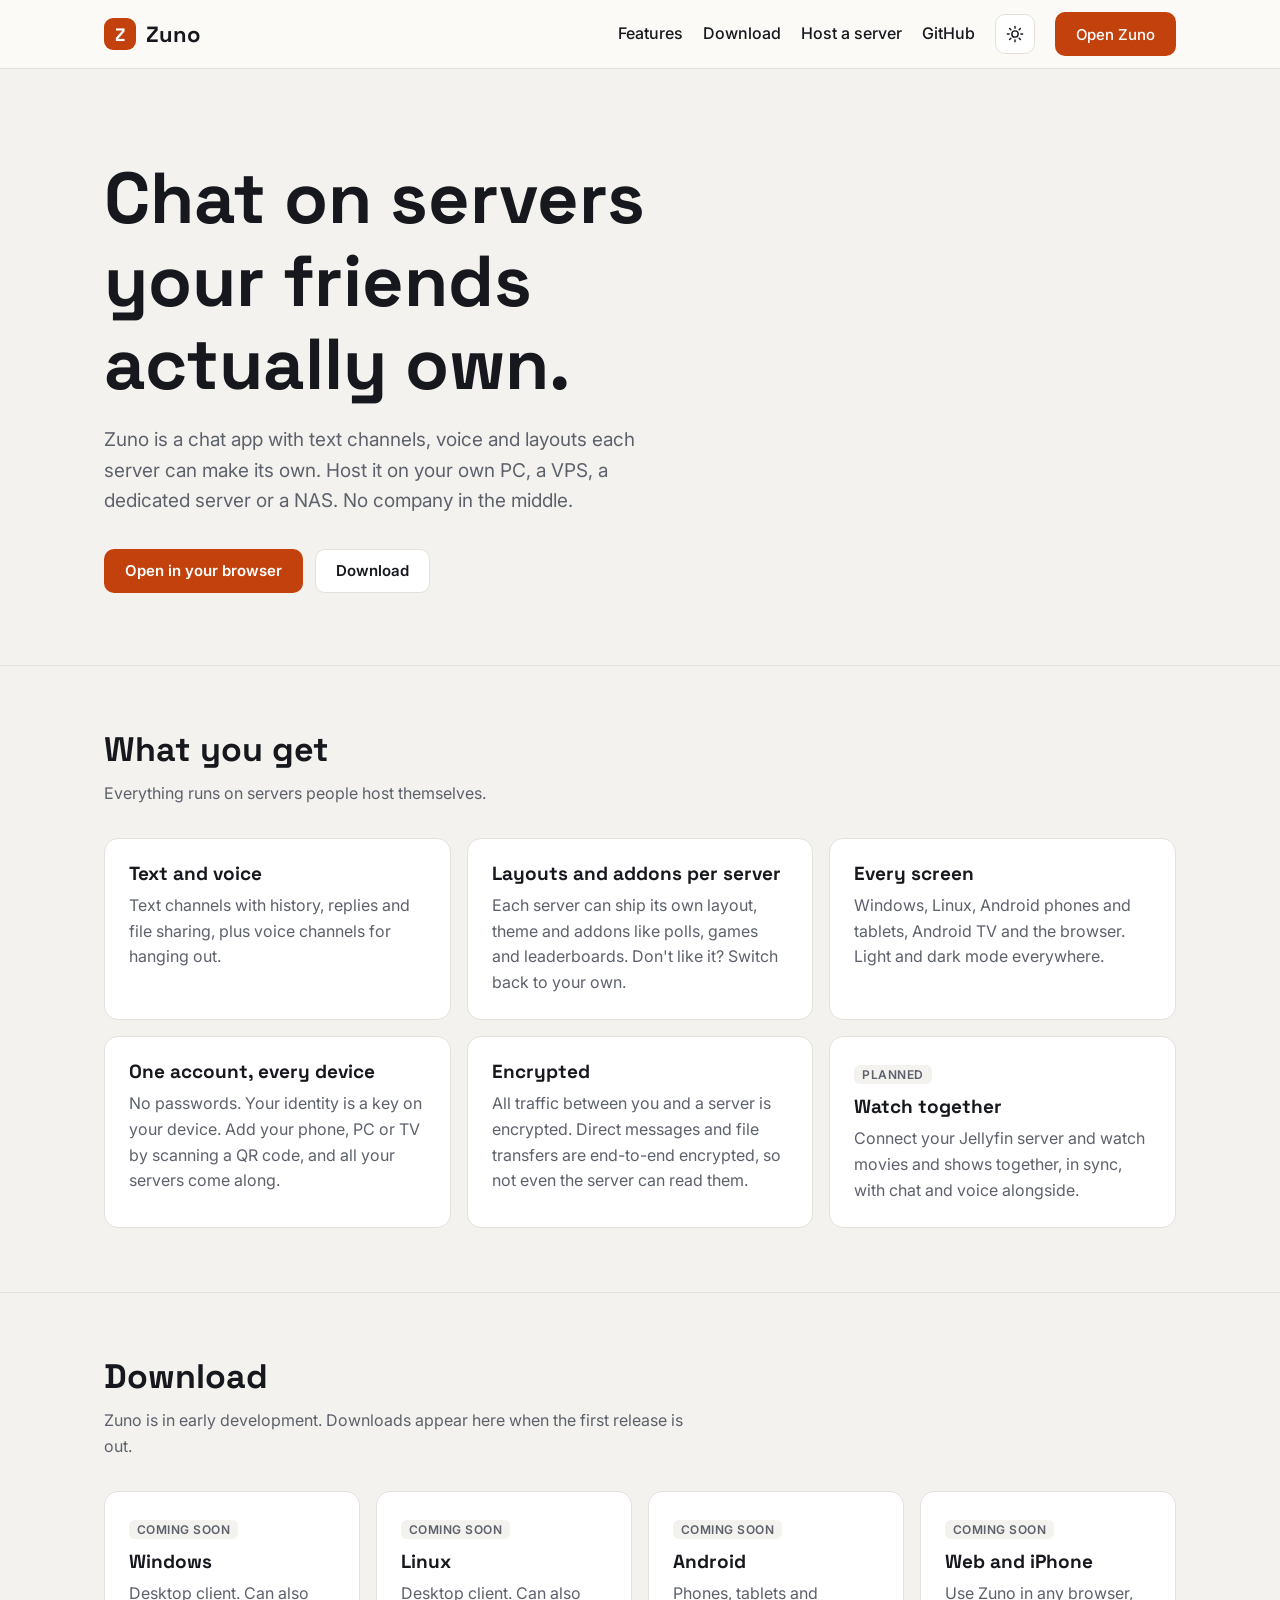
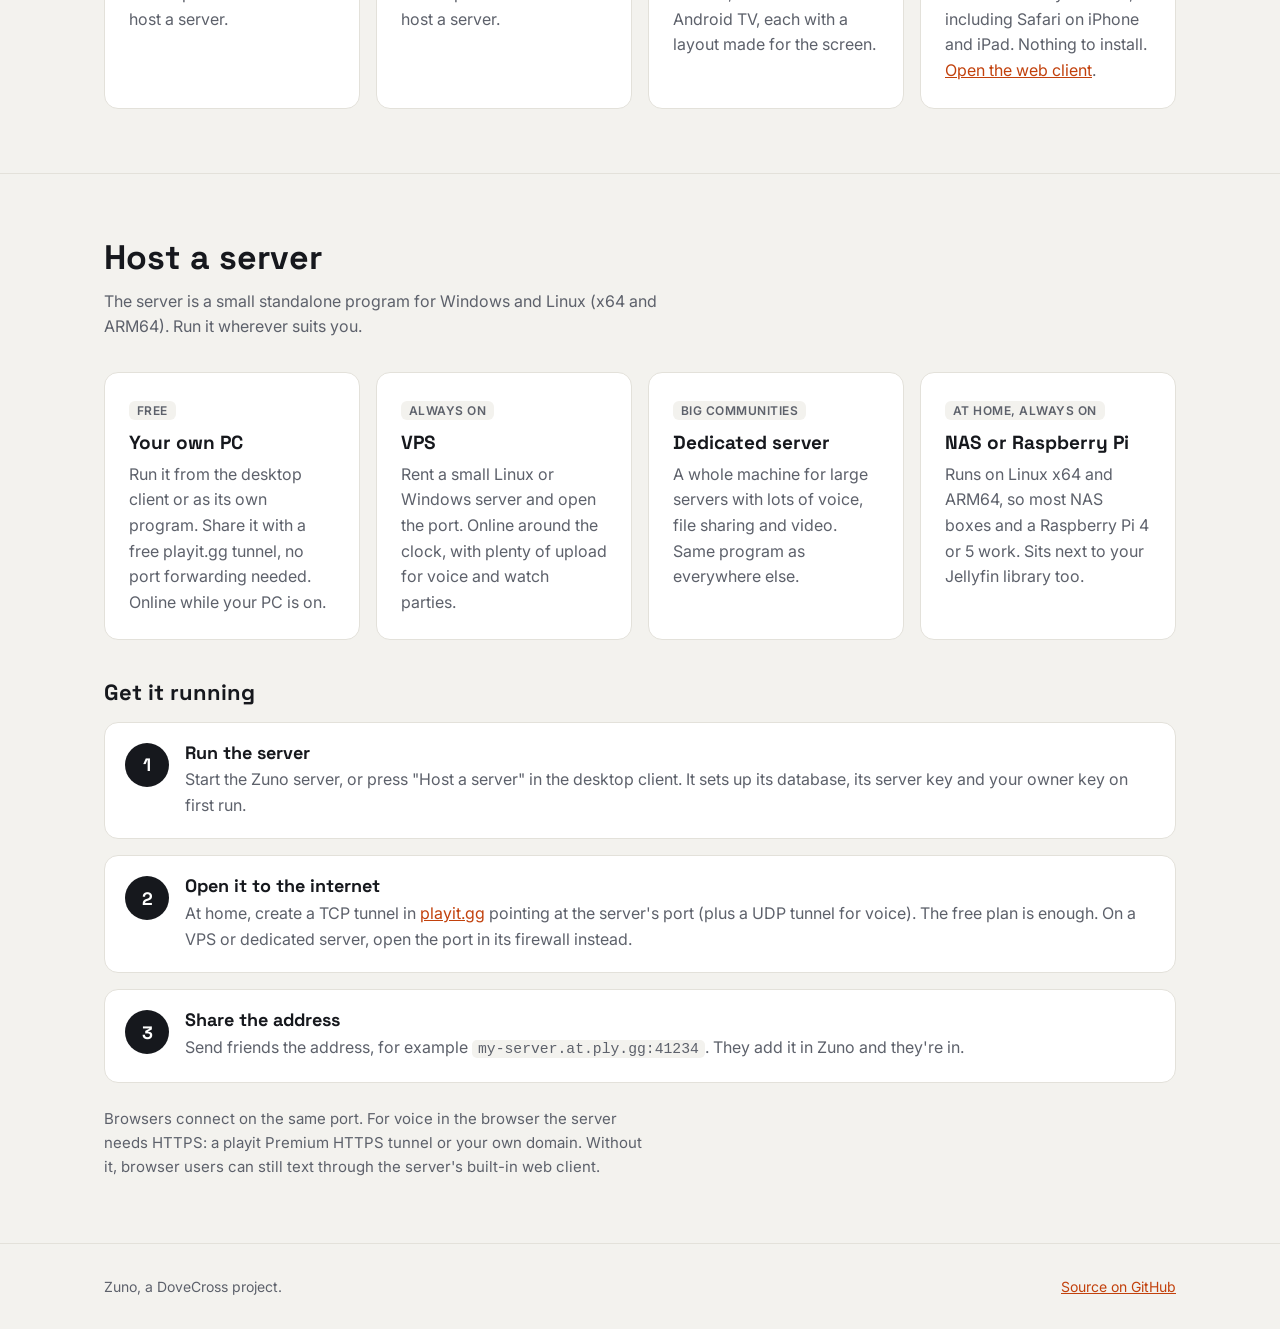
<file: web/index.html>
<!doctype html>
<html lang="en">
<head>
  <meta charset="utf-8">
  <meta name="viewport" content="width=device-width, initial-scale=1">
  <title>Zuno: self-hosted chat</title>
  <meta name="description" content="Zuno is a self-hosted chat app with text, voice, moddable layouts and watch-together. Host a server on your own PC with playit.gg, or on a VPS, dedicated server or NAS.">
  <meta name="theme-color" content="#fbfaf7" media="(prefers-color-scheme: light)">
  <meta name="theme-color" content="#17191e" media="(prefers-color-scheme: dark)">
  <meta property="og:title" content="Zuno: self-hosted chat">
  <meta property="og:description" content="Chat on servers your friends actually own. Text, voice and layouts each server can make its own.">
  <meta property="og:url" content="https://zuno.dovecross.site/">
  <link rel="icon" href="assets/icon.svg" type="image/svg+xml">
  <link rel="preconnect" href="https://fonts.googleapis.com">
  <link rel="preconnect" href="https://fonts.gstatic.com" crossorigin>
  <link href="https://fonts.googleapis.com/css2?family=Inter:wght@400;500;600&family=Space+Grotesk:wght@500;700&display=swap" rel="stylesheet">
  <link rel="stylesheet" href="assets/site.css">
  <script src="assets/theme.js"></script>
</head>
<body>
  <header class="site-header">
    <div class="wrap">
      <a class="brand" href="./"><span class="brand-mark" aria-hidden="true">Z</span>Zuno</a>
      <nav class="nav" aria-label="Main">
        <a href="#features">Features</a>
        <a href="#download">Download</a>
        <a href="#host">Host a server</a>
        <a href="https://github.com/MightyX3N/Zuno">GitHub</a>
        <button class="theme-toggle" type="button" data-theme-toggle aria-label="Switch theme">
          <svg class="sun" viewBox="0 0 20 20" fill="none" stroke="currentColor" stroke-width="1.6" stroke-linecap="round" aria-hidden="true"><circle cx="10" cy="10" r="3.5"/><path d="M10 1.5v2M10 16.5v2M1.5 10h2M16.5 10h2M4 4l1.4 1.4M14.6 14.6L16 16M4 16l1.4-1.4M14.6 5.4L16 4"/></svg>
          <svg class="moon" viewBox="0 0 20 20" fill="none" stroke="currentColor" stroke-width="1.6" stroke-linejoin="round" aria-hidden="true"><path d="M16.5 12.5A7 7 0 0 1 7.5 3.5a7 7 0 1 0 9 9z"/></svg>
        </button>
        <a class="btn btn-primary" href="app/">Open Zuno</a>
      </nav>
    </div>
  </header>

  <main>
    <section class="hero">
      <div class="wrap">
        <h1>Chat on servers your friends actually own.</h1>
        <p>Zuno is a chat app with text channels, voice and layouts each server can make its own. Host it on your own PC, a VPS, a dedicated server or a NAS. No company in the middle.</p>
        <div class="hero-actions">
          <a class="btn btn-primary" href="app/">Open in your browser</a>
          <a class="btn btn-ghost" href="#download">Download</a>
        </div>
      </div>
    </section>

    <section class="section" id="features">
      <div class="wrap">
        <h2>What you get</h2>
        <p>Everything runs on servers people host themselves.</p>
        <div class="grid grid-3">
          <div class="card">
            <h3>Text and voice</h3>
            <p>Text channels with history, replies and file sharing, plus voice channels for hanging out.</p>
          </div>
          <div class="card">
            <h3>Layouts and addons per server</h3>
            <p>Each server can ship its own layout, theme and addons like polls, games and leaderboards. Don't like it? Switch back to your own.</p>
          </div>
          <div class="card">
            <h3>Every screen</h3>
            <p>Windows, Linux, Android phones and tablets, Android TV and the browser. Light and dark mode everywhere.</p>
          </div>
          <div class="card">
            <h3>One account, every device</h3>
            <p>No passwords. Your identity is a key on your device. Add your phone, PC or TV by scanning a QR code, and all your servers come along.</p>
          </div>
          <div class="card">
            <h3>Encrypted</h3>
            <p>All traffic between you and a server is encrypted. Direct messages and file transfers are end-to-end encrypted, so not even the server can read them.</p>
          </div>
          <div class="card">
            <span class="tag">Planned</span>
            <h3>Watch together</h3>
            <p>Connect your Jellyfin server and watch movies and shows together, in sync, with chat and voice alongside.</p>
          </div>
        </div>
      </div>
    </section>

    <section class="section" id="download">
      <div class="wrap">
        <h2>Download</h2>
        <p>Zuno is in early development. Downloads appear here when the first release is out.</p>
        <div class="grid">
          <div class="card">
            <span class="tag">Coming soon</span>
            <h3>Windows</h3>
            <p>Desktop client. Can also host a server.</p>
          </div>
          <div class="card">
            <span class="tag">Coming soon</span>
            <h3>Linux</h3>
            <p>Desktop client. Can also host a server.</p>
          </div>
          <div class="card">
            <span class="tag">Coming soon</span>
            <h3>Android</h3>
            <p>Phones, tablets and Android TV, each with a layout made for the screen.</p>
          </div>
          <div class="card">
            <span class="tag">Coming soon</span>
            <h3>Web and iPhone</h3>
            <p>Use Zuno in any browser, including Safari on iPhone and iPad. Nothing to install. <a href="app/">Open the web client</a>.</p>
          </div>
        </div>
      </div>
    </section>

    <section class="section" id="host">
      <div class="wrap">
        <h2>Host a server</h2>
        <p>The server is a small standalone program for Windows and Linux (x64 and ARM64). Run it wherever suits you.</p>
        <div class="grid host-options">
          <div class="card">
            <span class="tag">Free</span>
            <h3>Your own PC</h3>
            <p>Run it from the desktop client or as its own program. Share it with a free playit.gg tunnel, no port forwarding needed. Online while your PC is on.</p>
          </div>
          <div class="card">
            <span class="tag">Always on</span>
            <h3>VPS</h3>
            <p>Rent a small Linux or Windows server and open the port. Online around the clock, with plenty of upload for voice and watch parties.</p>
          </div>
          <div class="card">
            <span class="tag">Big communities</span>
            <h3>Dedicated server</h3>
            <p>A whole machine for large servers with lots of voice, file sharing and video. Same program as everywhere else.</p>
          </div>
          <div class="card">
            <span class="tag">At home, always on</span>
            <h3>NAS or Raspberry Pi</h3>
            <p>Runs on Linux x64 and ARM64, so most NAS boxes and a Raspberry Pi 4 or 5 work. Sits next to your Jellyfin library too.</p>
          </div>
        </div>
        <h3 class="sub">Get it running</h3>
        <ol class="steps">
          <li>
            <div>
              <h3>Run the server</h3>
              <p>Start the Zuno server, or press "Host a server" in the desktop client. It sets up its database, its server key and your owner key on first run.</p>
            </div>
          </li>
          <li>
            <div>
              <h3>Open it to the internet</h3>
              <p>At home, create a TCP tunnel in <a href="https://playit.gg">playit.gg</a> pointing at the server's port (plus a UDP tunnel for voice). The free plan is enough. On a VPS or dedicated server, open the port in its firewall instead.</p>
            </div>
          </li>
          <li>
            <div>
              <h3>Share the address</h3>
              <p>Send friends the address, for example <code>my-server.at.ply.gg:41234</code>. They add it in Zuno and they're in.</p>
            </div>
          </li>
        </ol>
        <p class="after">Browsers connect on the same port. For voice in the browser the server needs HTTPS: a playit Premium HTTPS tunnel or your own domain. Without it, browser users can still text through the server's built-in web client.</p>
      </div>
    </section>
  </main>

  <footer class="site-footer">
    <div class="wrap">
      <span>Zuno, a DoveCross project.</span>
      <a href="https://github.com/MightyX3N/Zuno">Source on GitHub</a>
    </div>
  </footer>
</body>
</html>
</file>
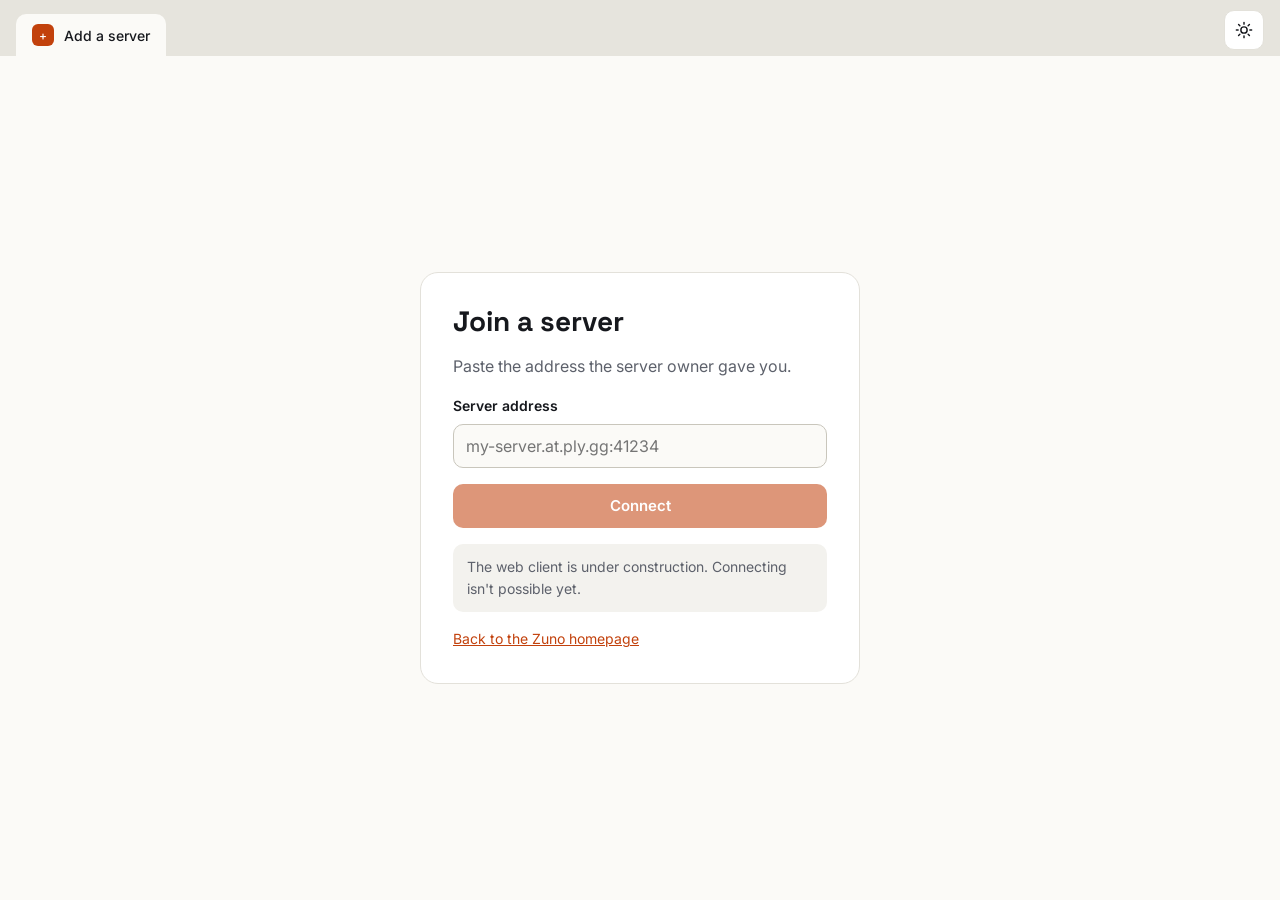
<file: web/app/index.html>
<!doctype html>
<html lang="en">
<head>
  <meta charset="utf-8">
  <meta name="viewport" content="width=device-width, initial-scale=1, viewport-fit=cover">
  <title>Zuno</title>
  <meta name="theme-color" content="#e6e4dd" media="(prefers-color-scheme: light)">
  <meta name="theme-color" content="#0e0f12" media="(prefers-color-scheme: dark)">
  <link rel="icon" href="../assets/icon.svg" type="image/svg+xml">
  <link rel="preconnect" href="https://fonts.googleapis.com">
  <link rel="preconnect" href="https://fonts.gstatic.com" crossorigin>
  <link href="https://fonts.googleapis.com/css2?family=Inter:wght@400;500;600&family=Space+Grotesk:wght@500;700&display=swap" rel="stylesheet">
  <link rel="stylesheet" href="../assets/site.css">
  <script src="../assets/theme.js"></script>
</head>
<body>
  <div class="app-shell">
    <div class="app-tabs" role="tablist" aria-label="Servers">
      <span class="app-tab" role="tab" aria-selected="true"><span class="brand-mark" aria-hidden="true">+</span>Add a server</span>
      <button class="theme-toggle" type="button" data-theme-toggle aria-label="Switch theme">
        <svg class="sun" viewBox="0 0 20 20" fill="none" stroke="currentColor" stroke-width="1.6" stroke-linecap="round" aria-hidden="true"><circle cx="10" cy="10" r="3.5"/><path d="M10 1.5v2M10 16.5v2M1.5 10h2M16.5 10h2M4 4l1.4 1.4M14.6 14.6L16 16M4 16l1.4-1.4M14.6 5.4L16 4"/></svg>
        <svg class="moon" viewBox="0 0 20 20" fill="none" stroke="currentColor" stroke-width="1.6" stroke-linejoin="round" aria-hidden="true"><path d="M16.5 12.5A7 7 0 0 1 7.5 3.5a7 7 0 1 0 9 9z"/></svg>
      </button>
    </div>
    <main class="app-body">
      <form class="connect" onsubmit="return false">
        <h1>Join a server</h1>
        <p>Paste the address the server owner gave you.</p>
        <div class="field">
          <label for="address">Server address</label>
          <input id="address" name="address" type="text" inputmode="url" autocomplete="off" autocapitalize="off" spellcheck="false" placeholder="my-server.at.ply.gg:41234">
        </div>
        <button class="btn btn-primary" type="submit" disabled>Connect</button>
        <p class="notice">The web client is under construction. Connecting isn't possible yet.</p>
        <p class="hint"><a href="../">Back to the Zuno homepage</a></p>
      </form>
    </main>
  </div>
</body>
</html>
</file>
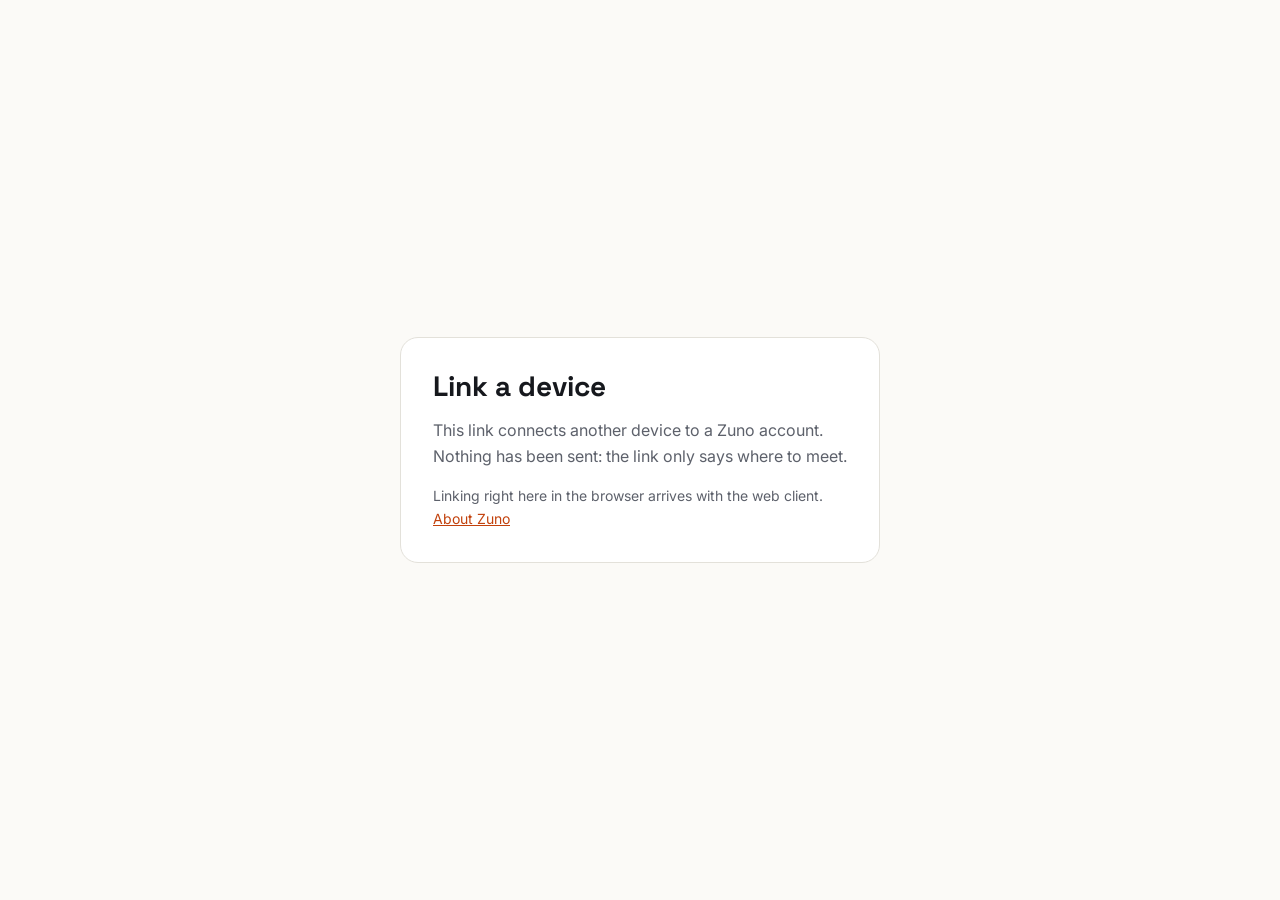
<file: web/link/index.html>
<!doctype html>
<html lang="en">
<head>
  <meta charset="utf-8">
  <meta name="viewport" content="width=device-width, initial-scale=1">
  <title>Link a device · Zuno</title>
  <meta name="robots" content="noindex">
  <meta name="theme-color" content="#fbfaf7" media="(prefers-color-scheme: light)">
  <meta name="theme-color" content="#17191e" media="(prefers-color-scheme: dark)">
  <link rel="icon" href="../assets/icon.svg" type="image/svg+xml">
  <link rel="preconnect" href="https://fonts.googleapis.com">
  <link rel="preconnect" href="https://fonts.gstatic.com" crossorigin>
  <link href="https://fonts.googleapis.com/css2?family=Inter:wght@400;500;600&family=Space+Grotesk:wght@500;700&display=swap" rel="stylesheet">
  <link rel="stylesheet" href="../assets/site.css">
  <script src="../assets/theme.js"></script>
  <style>
    .linkcard { width: 100%; max-width: 480px; background: var(--card); border: 1px solid var(--line); border-radius: 18px; padding: 32px; display: grid; gap: 16px; }
    .linkcard h1 { font-size: 28px; }
    .linkcard p { margin: 0; color: var(--muted); }
    .kv { display: grid; gap: 4px; }
    .kv span { font-size: 13px; font-weight: 600; }
    .kv code { font: 600 20px var(--font-head); background: var(--ground); padding: 10px 14px; border-radius: 10px; word-break: break-all; }
    .kv code.big { font-size: 30px; letter-spacing: 0.04em; }
    ol { margin: 0; padding-left: 20px; color: var(--muted); display: grid; gap: 6px; }
  </style>
</head>
<body>
  <div class="app-shell">
    <main class="app-body">
      <div class="linkcard" id="card">
        <h1>Link a device</h1>
        <p id="intro">This link connects another device to a Zuno account. Nothing has been sent: the link only says where to meet.</p>
        <div id="details" hidden>
          <ol>
            <li>Open Zuno on the device you want to link.</li>
            <li>Choose <strong>Link this device</strong> (on the welcome screen).</li>
            <li>Type these, or paste this page's whole address into the first box:</li>
          </ol>
          <div class="kv" style="margin-top:14px"><span>Server address</span><code id="server"></code></div>
          <div class="kv" style="margin-top:10px"><span>Link code</span><code class="big" id="code"></code></div>
          <p style="margin-top:14px">The code works once and expires two minutes after it was shown. Your new device will then show a 6-digit code to type on the other one.</p>
        </div>
        <p class="notice" id="bad" hidden>This link is incomplete or damaged. Show a new code on your other device and try again.</p>
        <p class="hint">Linking right here in the browser arrives with the web client. <a href="../">About Zuno</a></p>
      </div>
    </main>
  </div>
  <script>
    // The part after # never reaches the web server. Format: 1.<base64url(msgpack {s, i, k})>
    (function () {
      function b64(s) {
        s = s.replace(/-/g, "+").replace(/_/g, "/");
        while (s.length % 4) s += "=";
        var bin = atob(s), out = new Uint8Array(bin.length);
        for (var i = 0; i < bin.length; i++) out[i] = bin.charCodeAt(i);
        return out;
      }
      // Just enough MessagePack for a small map of strings and binary.
      function decode(b) {
        var p = 0;
        function str(n) { var s = new TextDecoder().decode(b.slice(p, p + n)); p += n; return s; }
        function val() {
          var c = b[p++];
          if (c >= 0xa0 && c <= 0xbf) return str(c - 0xa0);
          if (c === 0xd9) return str(b[p++]);
          if (c === 0xc4) { var n = b[p++]; var v = b.slice(p, p + n); p += n; return v; }
          if (c >= 0x80 && c <= 0x8f) { var m = {}; for (var i = 0; i < c - 0x80; i++) { var k = val(); m[k] = val(); } return m; }
          throw new Error("unsupported");
        }
        return val();
      }
      try {
        var frag = decodeURIComponent(location.hash.slice(1));
        if (!frag) return;
        var m = frag.match(/^1\.([A-Za-z0-9_-]+)$/);
        var t = decode(b64(m[1]));
        if (typeof t.s !== "string" || typeof t.i !== "string") throw new Error("bad");
        document.getElementById("server").textContent = t.s;
        document.getElementById("code").textContent = t.i;
        document.getElementById("details").hidden = false;
      } catch (e) {
        document.getElementById("bad").hidden = false;
      }
    })();
  </script>
</body>
</html>
</file>
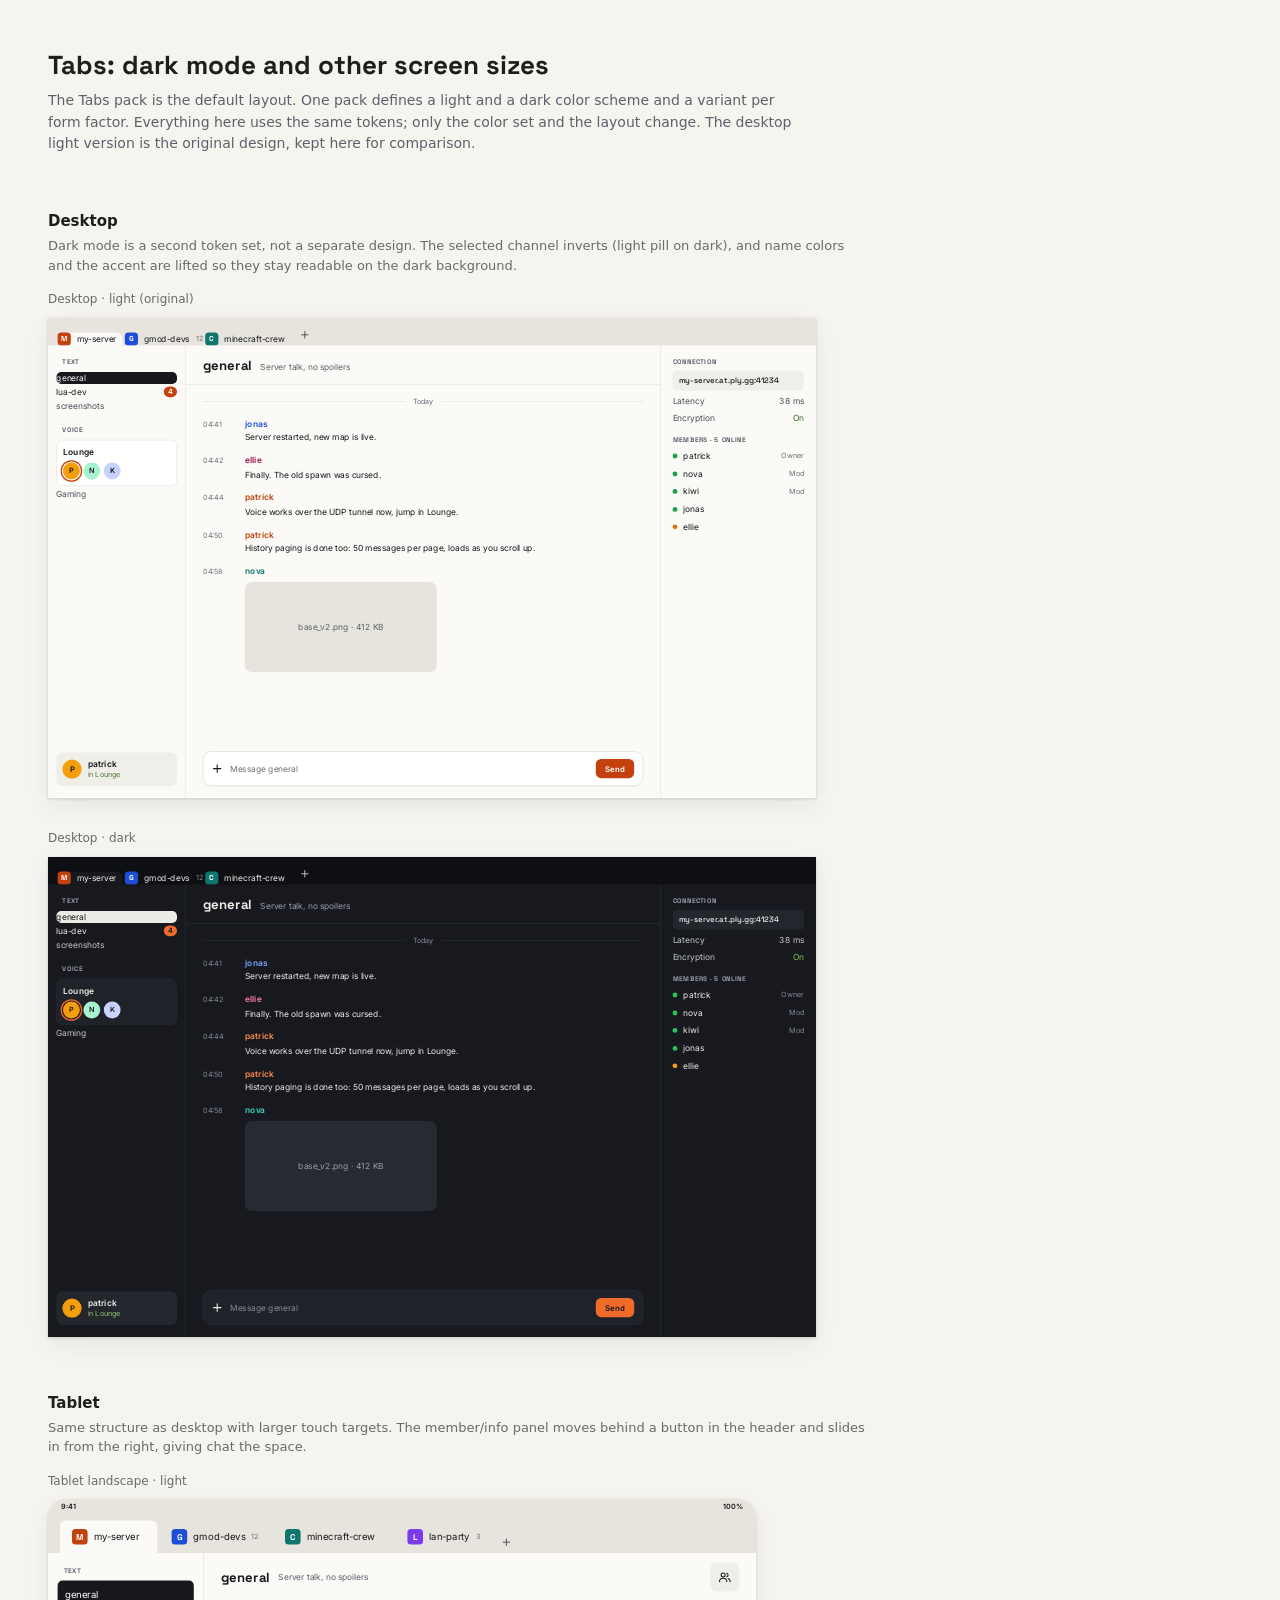
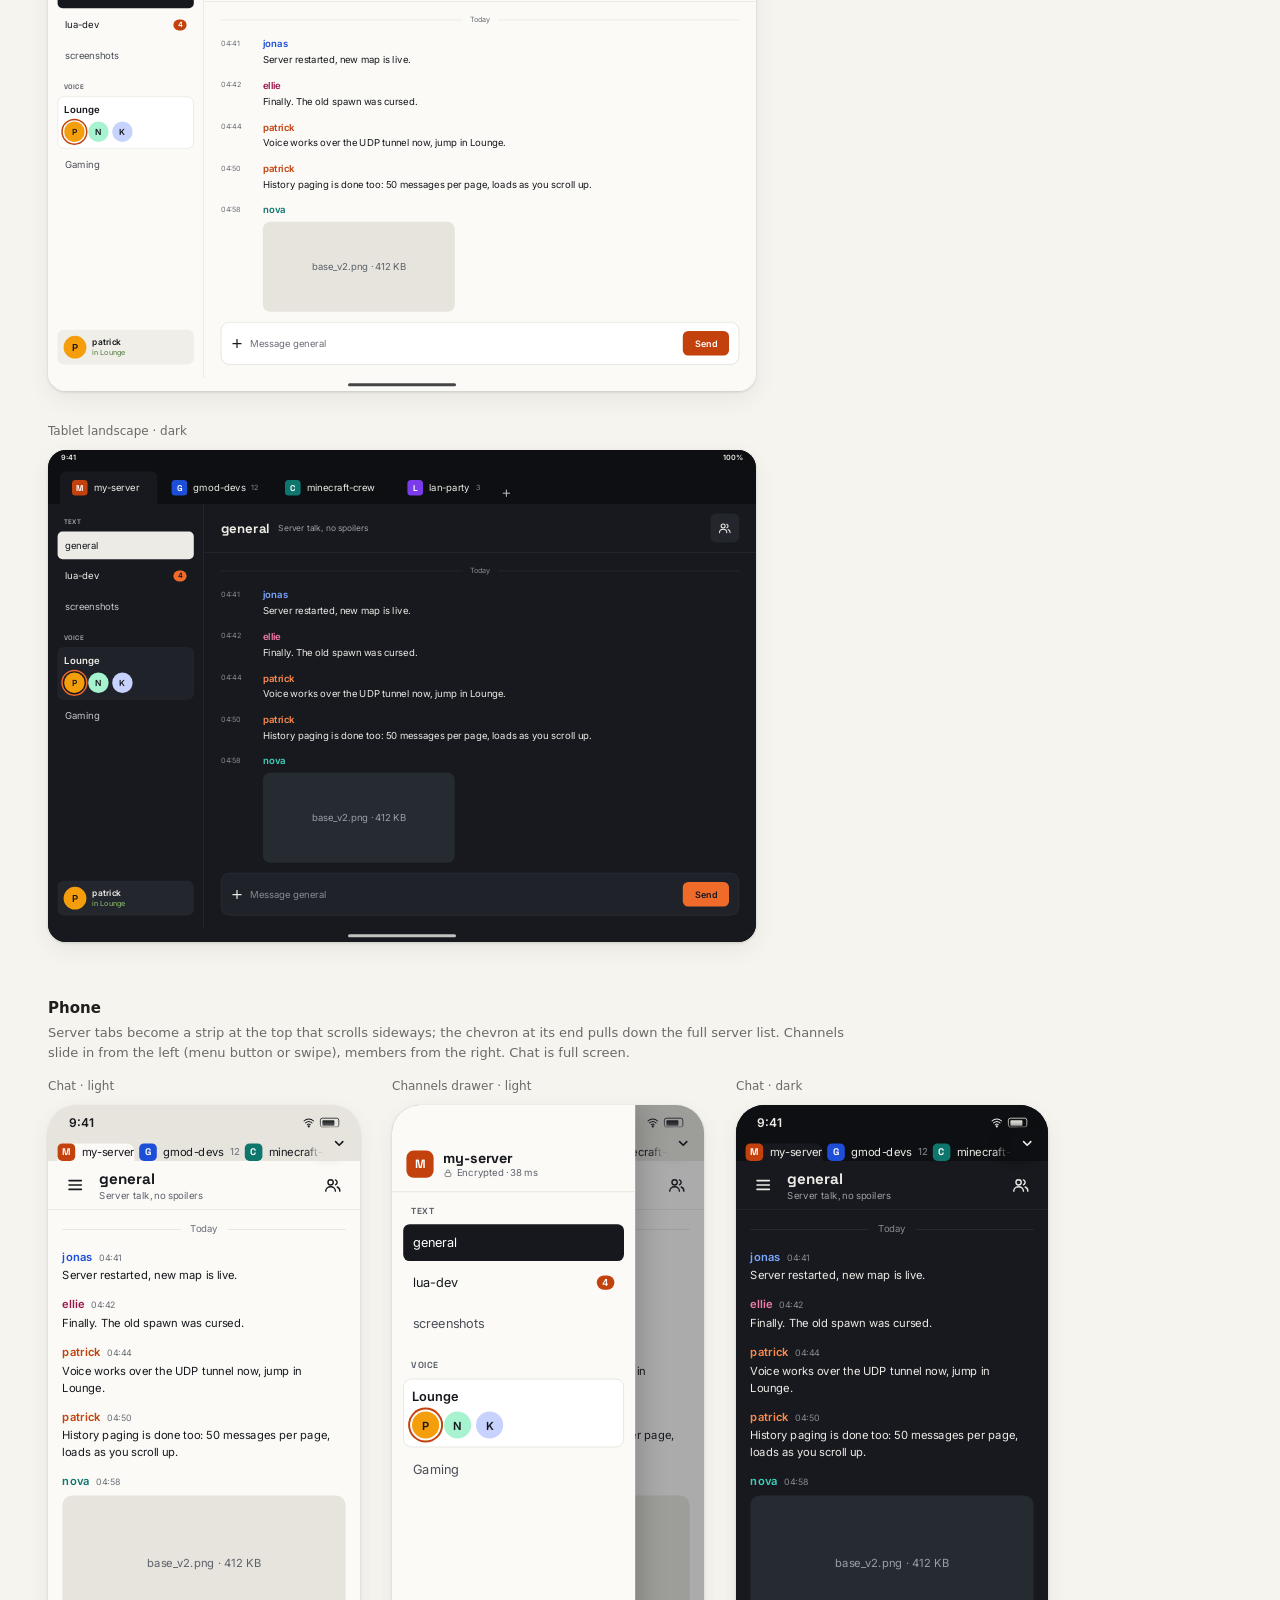
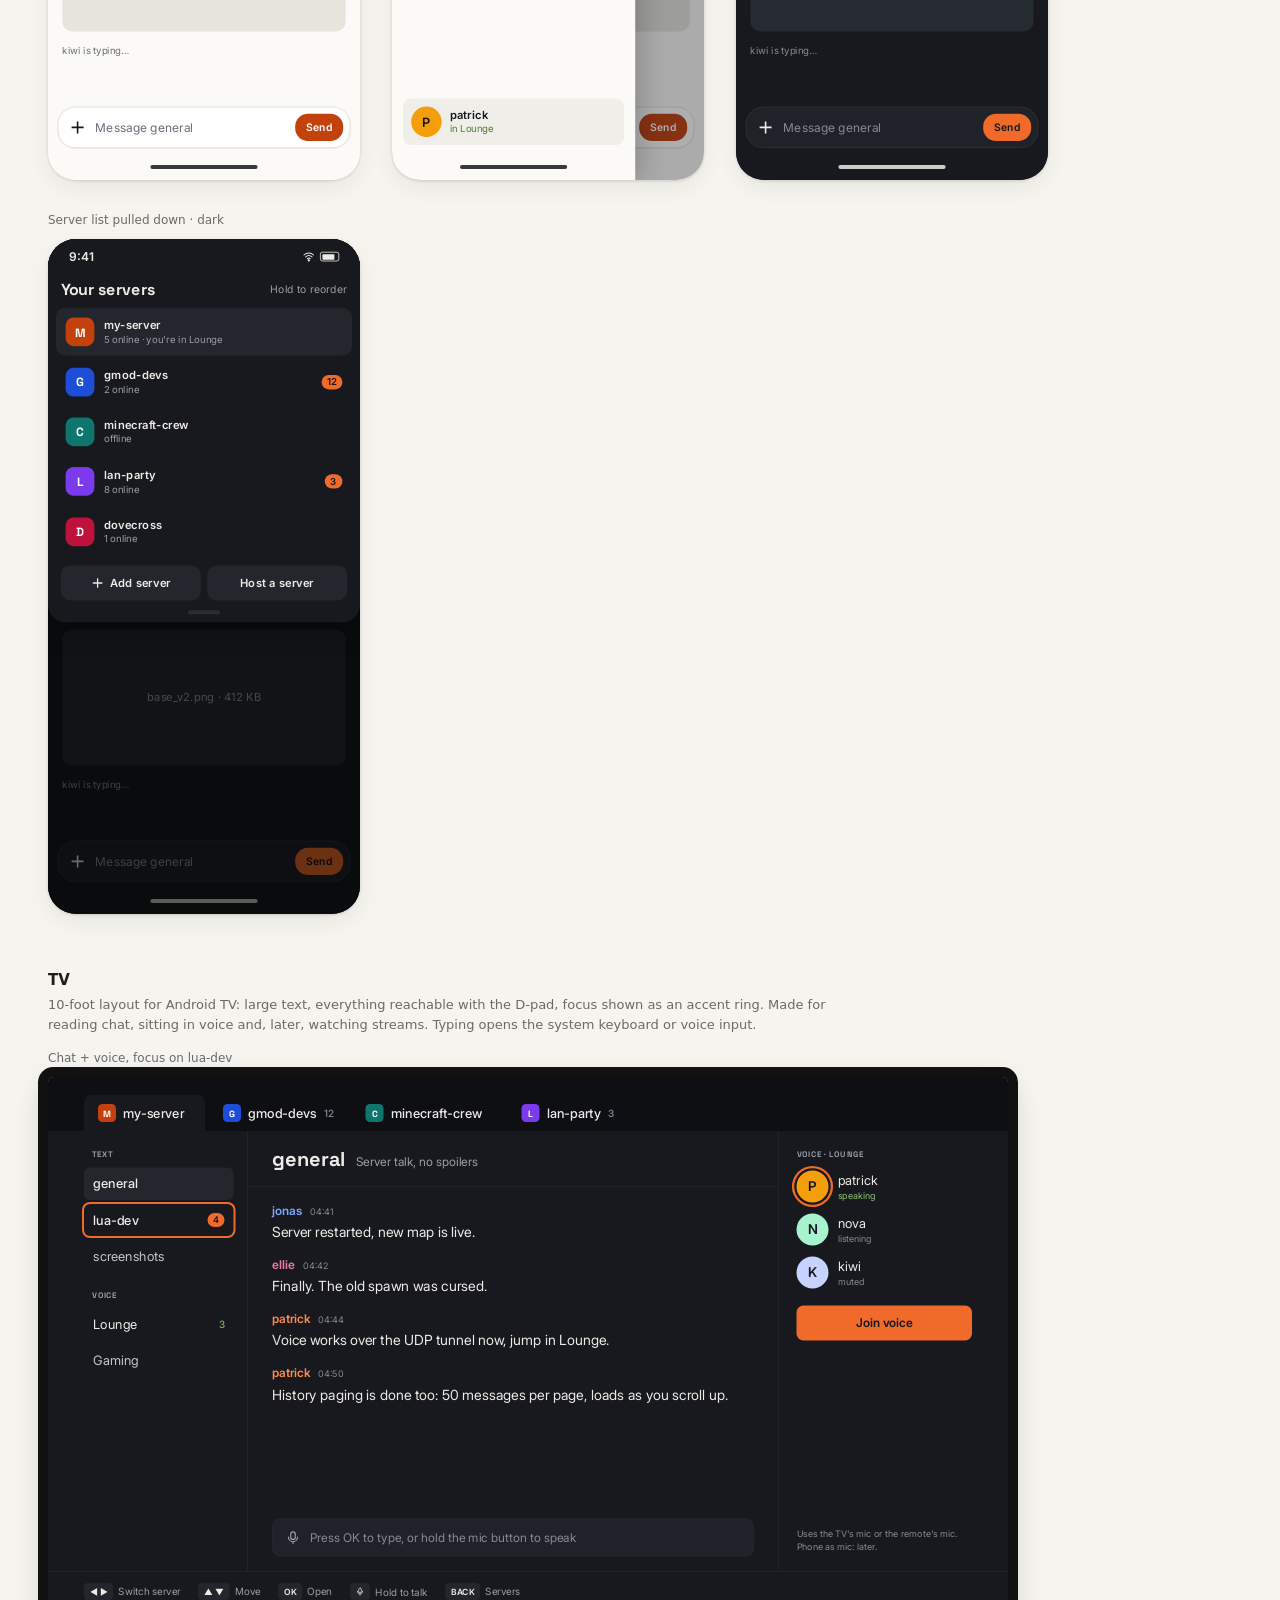
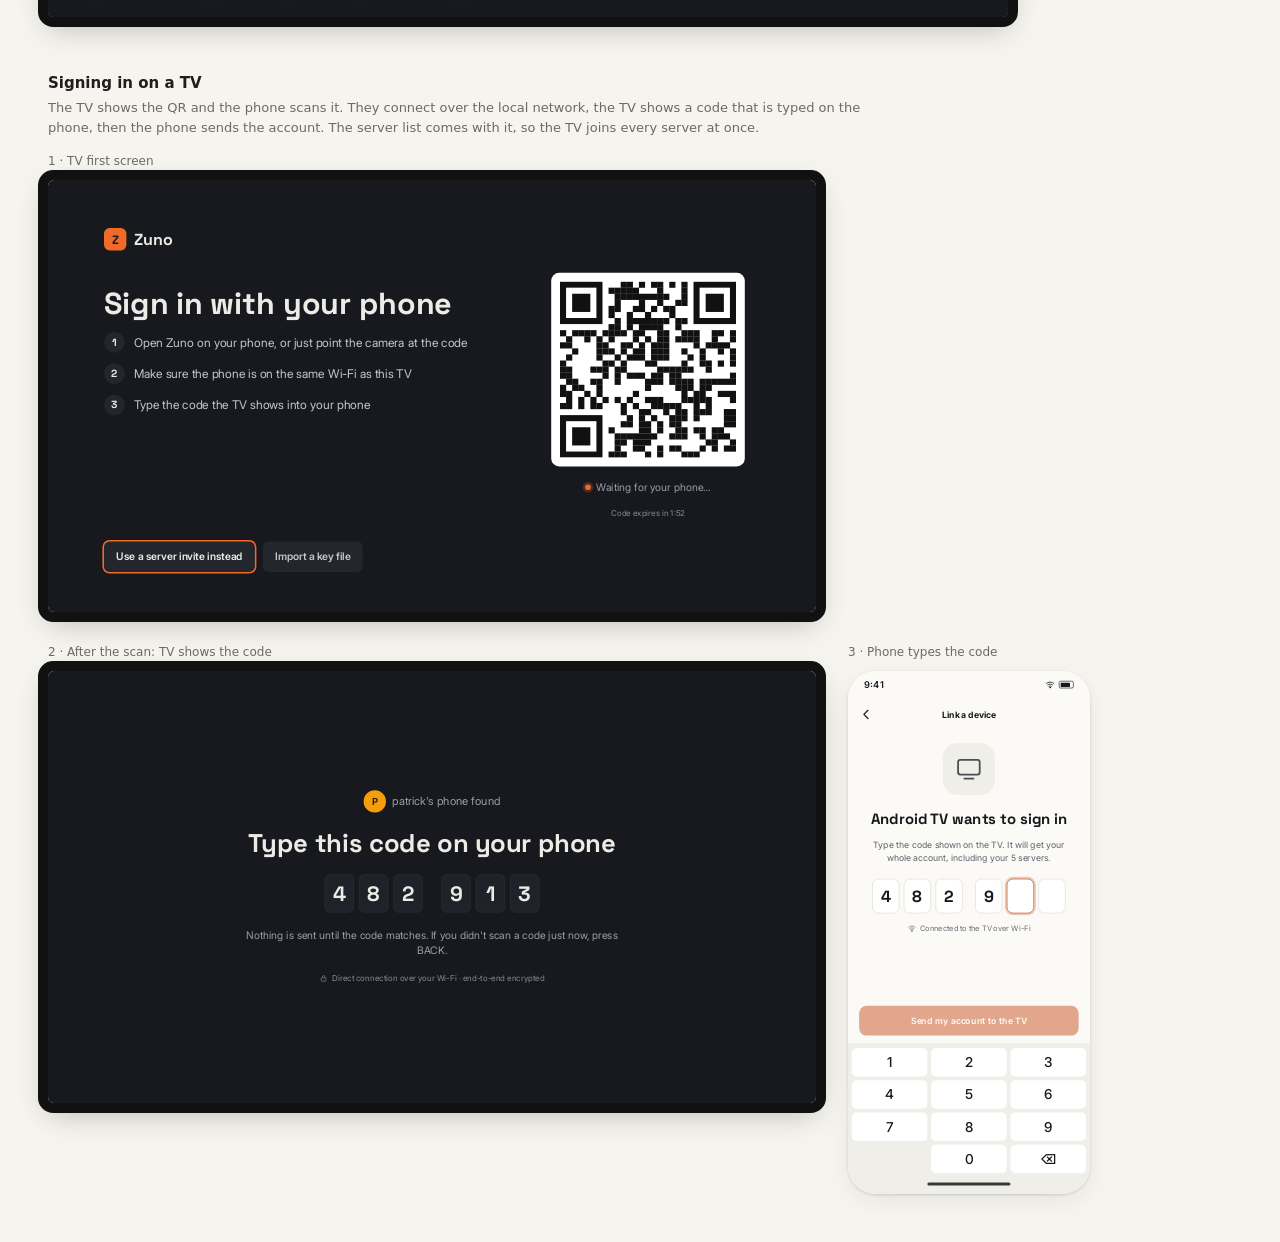
<file: docs/design/tabs-variants.html>
<!DOCTYPE html>
<html lang="en">
<head>
<meta charset="utf-8">
<meta name="viewport" content="width=device-width, initial-scale=1">
<title>Zuno Tabs Variants</title>
<link rel="preconnect" href="https://fonts.googleapis.com">
<link rel="preconnect" href="https://fonts.gstatic.com" crossorigin>
<link href="https://fonts.googleapis.com/css2?family=Inter:wght@400;500;600;700&family=Space+Grotesk:wght@500;700&display=swap" rel="stylesheet">
<style>
/* ---------- design canvas ---------- */
html{background:#f5f4ef;color:#1f1e1d;font:14px/1.4 system-ui,-apple-system,"Segoe UI",sans-serif}
body{margin:0;padding:48px;display:flex;flex-direction:column;gap:56px}
.intro{max-width:760px}
.intro h1{margin:0 0 8px;font:700 26px "Space Grotesk",sans-serif}
.intro p{margin:0;color:#5d616b;line-height:1.55}
.row h2{margin:0 0 4px;font-size:15px;font-weight:600}
.row > p{margin:0 0 16px;color:#6b6a68;font-size:13px;max-width:820px;line-height:1.5}
.boards{display:flex;flex-wrap:wrap;gap:32px;align-items:flex-start}
.board .cap{margin:0 0 10px;font-size:12px;font-weight:500;color:#6b6a68}
.frame{position:relative;overflow:hidden;box-shadow:0 1px 3px rgba(0,0,0,.14),0 8px 24px rgba(0,0,0,.06)}
.frame > .dev{position:absolute;left:0;top:0;transform-origin:0 0}
.frame.phone{border-radius:28px}
.frame.tablet{border-radius:18px}
.frame.tv{border-radius:6px;box-shadow:0 0 0 10px #111,0 10px 30px rgba(0,0,0,.25)}

/* ---------- Zuno tokens: one pack, two color schemes ---------- */
.z{
  --bar:#e6e4dd; --bg:#fbfaf7; --app:#f3f2ee; --line:#e3e1da; --card:#ffffff; --sunken:#f0eee8;
  --text:#16181d; --soft:#4a4e57; --muted:#5d616b; --faint:#6b6f78;
  --sel-bg:#16181d; --sel-fg:#ffffff; --accent:#c2410c; --on-accent:#ffffff;
  --ok:#3f6d2a; --voice:#4f7a3a; --input:#dcd9d0; --media:#e6e4dd; --scrim:rgba(22,24,29,.35);
  --online:#16a34a; --idle:#d97706; --focus:#c2410c;
  --n-jonas:#1d4ed8; --n-ellie:#9d174d; --n-patrick:#c2410c; --n-nova:#0f766e; --n-kiwi:#6d28d9;
  font-family:Inter,sans-serif; font-size:14px; color:var(--text); background:var(--app);
  box-sizing:border-box; display:flex; flex-direction:column; overflow:hidden;
}
.z[data-scheme="dark"]{
  --bar:#0e0f12; --bg:#17191e; --app:#121317; --line:#2a2d35; --card:#1f2228; --sunken:#23262d;
  --text:#ecebe6; --soft:#c4c6cc; --muted:#9a9ea8; --faint:#868a94;
  --sel-bg:#ecebe6; --sel-fg:#16181d; --accent:#f06a2a; --on-accent:#16181d;
  --ok:#7fbf5c; --voice:#8fc46f; --input:#2f333b; --media:#262a31; --scrim:rgba(0,0,0,.55);
  --online:#22c55e; --idle:#f59e0b; --focus:#f06a2a;
  --n-jonas:#7aa7ff; --n-ellie:#f27aac; --n-patrick:#fb8a4c; --n-nova:#3fd1bd; --n-kiwi:#b49cff;
}
.z *{box-sizing:border-box}
.z button{font:inherit;color:inherit;border:none;background:none;padding:0;cursor:pointer;text-align:left}
.z svg{display:block}
.lbl{font:700 11px "Space Grotesk",sans-serif;letter-spacing:.08em;color:var(--muted);text-transform:uppercase}
.sicon{width:22px;height:22px;border-radius:6px;color:#fff;font:700 12px "Space Grotesk",sans-serif;display:flex;align-items:center;justify-content:center;flex:none}
.av{border-radius:50%;display:flex;align-items:center;justify-content:center;font-weight:600;color:#16181d;flex:none}
.dot{width:8px;height:8px;border-radius:50%;flex:none}
.badge{background:var(--accent);color:var(--on-accent);border-radius:10px;padding:0 7px;font-size:12px;font-weight:600;line-height:18px}

/* tabs strip */
.tabs{display:flex;align-items:flex-end;gap:4px;padding:10px 16px 0;background:var(--bar);flex:none}
.tab{display:flex;align-items:center;gap:10px;padding:10px 16px;border-radius:10px 10px 0 0;font-weight:500}
.tab.on{background:var(--bg)}
.tab .cnt{color:var(--faint);font-size:12px}
.tab.add{padding:10px 12px;color:var(--soft)}
.body{flex:1;display:flex;min-height:0;background:var(--bg)}

/* channels */
.chans{display:flex;flex-direction:column;gap:4px;border-right:1px solid var(--line)}
.ch{padding:8px 10px;border-radius:8px;font-weight:500;display:flex;justify-content:space-between;align-items:center}
.ch.on{background:var(--sel-bg);color:var(--sel-fg)}
.ch.dim{font-weight:400;color:var(--soft)}
.vc{padding:10px;border-radius:10px;background:var(--card);border:1px solid var(--line);display:flex;flex-direction:column;gap:8px}
.vc .ppl{display:flex;gap:6px}
.me{margin-top:auto;display:flex;align-items:center;gap:10px;padding:10px;border-radius:10px;background:var(--sunken)}
.me small{display:block;font-size:12px;color:var(--voice)}

/* chat */
.chat{flex:1;display:flex;flex-direction:column;min-width:0}
.chead{border-bottom:1px solid var(--line);display:flex;align-items:center;gap:14px}
.chead h1{margin:0;font:700 22px "Space Grotesk",sans-serif}
.chead .topic{color:var(--muted)}
.msgs{flex:1;display:flex;flex-direction:column;gap:18px;overflow:hidden}
.day{display:flex;align-items:center;gap:12px;color:var(--faint);font-size:12px}
.day:before,.day:after{content:"";flex:1;height:1px;background:var(--line)}
.m{display:grid;grid-template-columns:56px minmax(0,1fr);gap:4px 14px}
.m .t{font-size:12px;color:var(--faint);padding-top:3px}
.m .w{font-weight:600}
.m .x{line-height:1.5}
.m .stack{display:flex;flex-direction:column;gap:3px}
.img{width:320px;max-width:100%;height:150px;border-radius:12px;background:var(--media);display:flex;align-items:center;justify-content:center;color:var(--muted);margin-top:5px}
.comp{display:flex;align-items:center;gap:12px;padding:12px 14px;border-radius:14px;background:var(--card);border:1px solid var(--input);box-shadow:0 1px 2px rgba(0,0,0,.04)}
.comp .ph{flex:1;color:var(--faint)}
.send{border-radius:9px;padding:8px 16px;background:var(--accent);color:var(--on-accent);font:600 13px Inter,sans-serif}
.typing{font-size:12px;color:var(--faint)}

/* info panel */
.info{border-left:1px solid var(--line);display:flex;flex-direction:column;gap:20px}
.info .addr{font:500 13px "Space Grotesk",sans-serif;padding:8px 10px;background:var(--sunken);border-radius:8px}
.kv{display:flex;justify-content:space-between;color:var(--soft)}
.mem{display:flex;align-items:center;gap:10px}
.mem .r{font-size:12px;color:var(--faint);margin-left:auto}

/* phone */
.sb{height:44px;flex:none;display:flex;align-items:center;justify-content:space-between;padding:0 26px;font:600 15px Inter,sans-serif;background:var(--bar)}
.strip{display:flex;gap:6px;padding:4px 12px 0;background:var(--bar);align-items:flex-end;flex:none;overflow:hidden}
.chip{display:flex;align-items:center;gap:8px;padding:9px 12px;border-radius:10px 10px 0 0;font-weight:500;white-space:nowrap}
.chip.on{background:var(--bg)}
.chip .cnt{color:var(--faint);font-size:12px}
.pbar{display:flex;align-items:center;gap:10px;padding:10px 14px;border-bottom:1px solid var(--line);background:var(--bg);flex:none}
.ibtn{width:40px;height:40px;border-radius:10px;display:flex;align-items:center;justify-content:center;color:var(--soft);flex:none}
.ibtn.solid{background:var(--sunken)}
.pbar h1{margin:0;font:700 19px "Space Grotesk",sans-serif;flex:1;min-width:0}
.pbar h1 small{display:block;font:400 12px Inter,sans-serif;color:var(--muted)}
.pm{display:flex;flex-direction:column;gap:3px}
.pm .h{display:flex;align-items:baseline;gap:8px}
.pm .t{font-size:11px;color:var(--faint)}
.home{height:34px;flex:none;display:flex;align-items:center;justify-content:center;background:var(--bg)}
.home:after{content:"";width:134px;height:5px;border-radius:3px;background:var(--text);opacity:.85}
.scrim{position:absolute;inset:0;background:var(--scrim)}
.drawer{position:absolute;top:0;bottom:0;left:0;width:304px;background:var(--bg);display:flex;flex-direction:column;box-shadow:8px 0 30px rgba(0,0,0,.18)}
.sheet{position:absolute;left:0;right:0;top:0;background:var(--bg);border-radius:0 0 22px 22px;box-shadow:0 12px 30px rgba(0,0,0,.25);display:flex;flex-direction:column}
.srow{display:flex;align-items:center;gap:12px;padding:12px;border-radius:12px}
.srow.on{background:var(--sunken)}
.srow .sicon{width:36px;height:36px;border-radius:10px;font-size:15px}
.srow .nm{flex:1;font-weight:600}
.srow .nm small{display:block;font-weight:400;font-size:12px;color:var(--muted)}
.handle{width:40px;height:5px;border-radius:3px;background:var(--line);margin:4px auto 10px}

/* TV */
.tvfocus{box-shadow:0 0 0 4px var(--focus) !important}
.hint{display:flex;gap:36px;align-items:center;color:var(--muted);font-size:20px}
.key{display:inline-flex;align-items:center;justify-content:center;min-width:38px;height:34px;padding:0 10px;border-radius:8px;background:var(--sunken);color:var(--text);font:600 17px Inter,sans-serif;margin-right:10px;border:1px solid var(--line)}
.qr{background:#fff;padding:22px;border-radius:20px}
.code{display:flex;gap:12px}
.code span{width:74px;height:96px;border-radius:14px;background:var(--card);border:2px solid var(--line);display:flex;align-items:center;justify-content:center;font:700 52px "Space Grotesk",sans-serif}
.code i{width:22px}
.pcode{display:flex;gap:7px;justify-content:center}
.pcode span{width:44px;height:56px;border-radius:10px;border:1.5px solid var(--input);background:var(--card);display:flex;align-items:center;justify-content:center;font:700 26px "Space Grotesk",sans-serif}
.pcode span.cur{border-color:var(--accent);box-shadow:0 0 0 3px color-mix(in srgb,var(--accent) 25%,transparent)}
.pcode i{width:6px}
.kb{display:grid;grid-template-columns:repeat(3,1fr);gap:6px;padding:8px 6px 0;background:var(--sunken)}
.kb span{height:46px;border-radius:8px;background:var(--card);display:flex;align-items:center;justify-content:center;font:500 22px Inter,sans-serif}
.primary{border-radius:12px;padding:14px;background:var(--accent);color:var(--on-accent);font-weight:600;text-align:center}
.primary.off{opacity:.45}
</style>
</head>
<body>

<div class="intro">
  <h1>Tabs: dark mode and other screen sizes</h1>
  <p>The Tabs pack is the default layout. One pack defines a light and a dark color scheme and a variant per form factor. Everything here uses the same tokens; only the color set and the layout change. The desktop light version is the original design, kept here for comparison.</p>
</div>

<section class="row">
  <h2>Desktop</h2>
  <p>Dark mode is a second token set, not a separate design. The selected channel inverts (light pill on dark), and name colors and the accent are lifted so they stay readable on the dark background.</p>
  <div class="boards" id="desk"></div>
</section>

<section class="row">
  <h2>Tablet</h2>
  <p>Same structure as desktop with larger touch targets. The member/info panel moves behind a button in the header and slides in from the right, giving chat the space.</p>
  <div class="boards" id="tab"></div>
</section>

<section class="row">
  <h2>Phone</h2>
  <p>Server tabs become a strip at the top that scrolls sideways; the chevron at its end pulls down the full server list. Channels slide in from the left (menu button or swipe), members from the right. Chat is full screen.</p>
  <div class="boards" id="phone"></div>
</section>

<section class="row">
  <h2>TV</h2>
  <p>10-foot layout for Android TV: large text, everything reachable with the D-pad, focus shown as an accent ring. Made for reading chat, sitting in voice and, later, watching streams. Typing opens the system keyboard or voice input.</p>
  <div class="boards" id="tv"></div>
</section>

<section class="row">
  <h2>Signing in on a TV</h2>
  <p>The TV shows the QR and the phone scans it. They connect over the local network, the TV shows a code that is typed on the phone, then the phone sends the account. The server list comes with it, so the TV joins every server at once.</p>
  <div class="boards" id="link"></div>
</section>

<script>
/* ---------- data ---------- */
const SERVERS=[
  {name:'my-server',i:'M',c:'#c2410c',cnt:''},
  {name:'gmod-devs',i:'G',c:'#1d4ed8',cnt:'12'},
  {name:'minecraft-crew',i:'C',c:'#0f766e',cnt:''},
  {name:'lan-party',i:'L',c:'#7c3aed',cnt:'3'},
  {name:'dovecross',i:'D',c:'#be123c',cnt:''}
];
const MSGS=[
  {t:'04:41',w:'jonas',x:'Server restarted, new map is live.'},
  {t:'04:42',w:'ellie',x:'Finally. The old spawn was cursed.'},
  {t:'04:44',w:'patrick',x:'Voice works over the UDP tunnel now, jump in Lounge.'},
  {t:'04:50',w:'patrick',x:'History paging is done too: 50 messages per page, loads as you scroll up.'},
  {t:'04:58',w:'nova',img:'base_v2.png · 412 KB'}
];
const MEMBERS=[['patrick','Owner','online'],['nova','Mod','online'],['kiwi','Mod','online'],['jonas','','online'],['ellie','','idle']];
const AV={P:'#f59e0b',N:'#a7f3d0',K:'#c7d2fe',J:'#bfdbfe',E:'#fbcfe8'};

/* ---------- icons ---------- */
const I={
 plus:s=>`<svg width="${s}" height="${s}" viewBox="0 0 16 16" fill="none" stroke="currentColor" stroke-width="1.6"><path d="M8 2v12M2 8h12"/></svg>`,
 menu:s=>`<svg width="${s}" height="${s}" viewBox="0 0 20 20" fill="none" stroke="currentColor" stroke-width="1.8" stroke-linecap="round"><path d="M3 5h14M3 10h14M3 15h14"/></svg>`,
 users:s=>`<svg width="${s}" height="${s}" viewBox="0 0 20 20" fill="none" stroke="currentColor" stroke-width="1.6" stroke-linecap="round"><circle cx="7.5" cy="7" r="3"/><path d="M2 17c0-3 2.5-5 5.5-5s5.5 2 5.5 5"/><path d="M13 4.2a3 3 0 0 1 0 5.6M15 12.3c1.8.6 3 2.4 3 4.7"/></svg>`,
 chev:s=>`<svg width="${s}" height="${s}" viewBox="0 0 16 16" fill="none" stroke="currentColor" stroke-width="1.8" stroke-linecap="round" stroke-linejoin="round"><path d="M4 6l4 4 4-4"/></svg>`,
 mic:s=>`<svg width="${s}" height="${s}" viewBox="0 0 20 20" fill="none" stroke="currentColor" stroke-width="1.6" stroke-linecap="round"><rect x="7" y="2.5" width="6" height="10" rx="3"/><path d="M4 9.5a6 6 0 0 0 12 0M10 15.5V18"/></svg>`,
 head:s=>`<svg width="${s}" height="${s}" viewBox="0 0 20 20" fill="none" stroke="currentColor" stroke-width="1.6" stroke-linecap="round"><path d="M3 13v-2a7 7 0 0 1 14 0v2"/><rect x="2.5" y="12" width="4" height="5.5" rx="1.5"/><rect x="13.5" y="12" width="4" height="5.5" rx="1.5"/></svg>`,
 back:s=>`<svg width="${s}" height="${s}" viewBox="0 0 20 20" fill="none" stroke="currentColor" stroke-width="1.8" stroke-linecap="round" stroke-linejoin="round"><path d="M12 4l-6 6 6 6"/></svg>`,
 tv:s=>`<svg width="${s}" height="${s}" viewBox="0 0 24 24" fill="none" stroke="currentColor" stroke-width="1.6" stroke-linecap="round"><rect x="2.5" y="4" width="19" height="13" rx="2"/><path d="M8 20.5h8"/></svg>`,
 wifi:s=>`<svg width="${s}" height="${s}" viewBox="0 0 20 20" fill="none" stroke="currentColor" stroke-width="1.6" stroke-linecap="round"><path d="M2.5 7.5a11 11 0 0 1 15 0M5 10.5a7.5 7.5 0 0 1 10 0M7.6 13.4a3.6 3.6 0 0 1 4.8 0"/><circle cx="10" cy="16" r=".9" fill="currentColor"/></svg>`,
 lock:s=>`<svg width="${s}" height="${s}" viewBox="0 0 20 20" fill="none" stroke="currentColor" stroke-width="1.6"><rect x="4" y="9" width="12" height="8.5" rx="2"/><path d="M7 9V6.5a3 3 0 0 1 6 0V9"/></svg>`
};
const nameCol=w=>`var(--n-${w})`;
const av=(l,sz,ring)=>`<span class="av" style="width:${sz}px;height:${sz}px;background:${AV[l]};font-size:${Math.round(sz*.42)}px;${ring?`box-shadow:0 0 0 ${Math.max(2,sz/14)}px var(--bg),0 0 0 ${Math.max(4,sz/7)}px var(--accent)`:''}">${l}</span>`;

/* ---------- desktop / tablet ---------- */
function tabsStrip(n,big){
  return `<div class="tabs" ${big?'style="padding:12px 20px 0"':''}>${SERVERS.slice(0,n).map((s,k)=>`
    <button class="tab ${k==0?'on':''}" ${big?'style="padding:14px 20px;font-size:16px"':''}><span class="sicon" style="background:${s.c}${big?';width:26px;height:26px;font-size:14px':''}">${s.i}</span>${s.name}<span class="cnt">${s.cnt}</span></button>`).join('')}
    <button class="tab add">${I.plus(16)}</button></div>`;
}
function channels(w,pad,big,extra){
  const f=big?'style="padding:12px 12px;font-size:16px"':'';
  return `<nav class="chans" style="width:${w}px;padding:${pad};${extra||''}">
    <div class="lbl" style="padding:0 10px 6px">Text</div>
    <button class="ch on" ${f}>general</button>
    <button class="ch" ${f}>lua-dev <span class="badge">4</span></button>
    <button class="ch dim" ${f}>screenshots</button>
    <div class="lbl" style="padding:18px 10px 6px">Voice</div>
    <div class="vc"><span style="font-weight:600${big?';font-size:16px':''}">Lounge</span><div class="ppl">${av('P',big?34:28,1)}${av('N',big?34:28)}${av('K',big?34:28)}</div></div>
    <button class="ch dim" ${f}>Gaming</button>
    <div class="me">${av('P',big?38:32)}<span><b style="font-weight:600">patrick</b><small>in Lounge</small></span></div>
  </nav>`;
}
function messages(big){
  const fs=big?'font-size:16px':'';
  return MSGS.map(m=>`<div class="m" style="${fs}"><span class="t">${m.t}</span><div class="stack"><span class="w" style="color:${nameCol(m.w)}">${m.w}</span>${m.img?`<div class="img">${m.img}</div>`:`<span class="x">${m.x}</span>`}</div></div>`).join('');
}
function desktop(scheme){
  return `<div class="z dev" data-scheme="${scheme}" style="width:1280px;height:800px">
    ${tabsStrip(3)}
    <div class="body">
      ${channels(230,'20px 14px')}
      <main class="chat">
        <header class="chead" style="padding:18px 28px;align-items:baseline"><h1>general</h1><span class="topic">Server talk, no spoilers</span></header>
        <div class="msgs" style="padding:20px 28px"><div class="day">Today</div>${messages()}</div>
        <div style="padding:0 28px 20px"><div class="comp">${I.plus(18)}<span class="ph">Message general</span><span class="send">Send</span></div></div>
      </main>
      <aside class="info" style="width:260px;padding:20px">
        <div style="display:flex;flex-direction:column;gap:8px"><span class="lbl">Connection</span><span class="addr">my-server.at.ply.gg:41234</span>
          <span class="kv"><span>Latency</span><span>38 ms</span></span><span class="kv"><span>Encryption</span><span style="color:var(--ok)">On</span></span></div>
        <div style="display:flex;flex-direction:column;gap:10px"><span class="lbl">Members · 5 online</span>
          ${MEMBERS.map(m=>`<div class="mem"><span class="dot" style="background:var(--${m[2]})"></span><span>${m[0]}</span><span class="r">${m[1]}</span></div>`).join('')}</div>
      </aside>
    </div></div>`;
}
function tablet(scheme){
  return `<div class="z dev" data-scheme="${scheme}" style="width:1180px;height:820px">
    <div style="height:24px;background:var(--bar);flex:none;display:flex;justify-content:space-between;padding:0 22px;align-items:center;font-size:12px;font-weight:600"><span>9:41</span><span>100%</span></div>
    ${tabsStrip(4,true)}
    <div class="body">
      ${channels(260,'22px 16px',true)}
      <main class="chat">
        <header class="chead" style="padding:16px 28px"><h1>general</h1><span class="topic" style="flex:1">Server talk, no spoilers</span>
          <button class="ibtn solid" style="width:48px;height:48px">${I.users(22)}</button></header>
        <div class="msgs" style="padding:22px 28px;gap:20px"><div class="day">Today</div>${messages(true)}</div>
        <div style="padding:0 28px 22px"><div class="comp" style="padding:14px 16px;font-size:16px">${I.plus(20)}<span class="ph">Message general</span><span class="send" style="padding:11px 20px;font-size:15px">Send</span></div></div>
      </main>
    </div>
    <div style="height:22px;flex:none;background:var(--bg);display:flex;justify-content:center;align-items:center"><span style="width:180px;height:5px;border-radius:3px;background:var(--text);opacity:.8"></span></div>
  </div>`;
}

/* ---------- phone ---------- */
const statusBar=`<div class="sb"><span>9:41</span><span style="display:flex;gap:6px;align-items:center">${I.wifi(16)}<span style="width:24px;height:12px;border:1.5px solid currentColor;border-radius:3px;position:relative"><span style="position:absolute;inset:1.5px;right:5px;background:currentColor;border-radius:1px"></span></span></span></div>`;
function strip(){
  return `<div class="strip">${SERVERS.slice(0,3).map((s,k)=>`<button class="chip ${k==0?'on':''}"><span class="sicon" style="background:${s.c}">${s.i}</span>${s.name}${s.cnt?`<span class="cnt">${s.cnt}</span>`:''}</button>`).join('')}
    <span style="flex:1"></span></div>`;
}
function stripWithChevron(){
  return `<div style="position:relative;flex:none">${strip()}
    <button class="ibtn" style="position:absolute;right:6px;bottom:2px;background:var(--bar);box-shadow:-14px 0 12px var(--bar)">${I.chev(18)}</button></div>`;
}
function phoneChat(){
  return `<div class="pbar"><button class="ibtn">${I.menu(22)}</button><h1>general<small>Server talk, no spoilers</small></h1><button class="ibtn">${I.users(22)}</button></div>
    <div class="msgs" style="padding:16px 18px;gap:16px;background:var(--bg)">
      <div class="day">Today</div>
      ${MSGS.map(m=>`<div class="pm"><div class="h"><span style="font-weight:600;color:${nameCol(m.w)}">${m.w}</span><span class="t">${m.t}</span></div>${m.img?`<div class="img" style="width:100%;height:170px">${m.img}</div>`:`<span style="line-height:1.5">${m.x}</span>`}</div>`).join('')}
      <div class="typing">kiwi is typing…</div>
    </div>
    <div style="padding:8px 12px 6px;background:var(--bg);flex:none"><div class="comp" style="border-radius:22px;padding:8px 8px 8px 14px">${I.plus(20)}<span class="ph" style="font-size:15px">Message general</span><span class="send" style="border-radius:16px;padding:9px 14px">Send</span></div></div>
    <div class="home"></div>`;
}
function phone(scheme,variant){
  let inner=statusBar+stripWithChevron()+phoneChat();
  if(variant==='drawer'){
    inner+=`<div class="scrim"></div><div class="drawer">
      <div style="height:44px;flex:none"></div>
      <div style="display:flex;align-items:center;gap:12px;padding:10px 18px 14px;border-bottom:1px solid var(--line)"><span class="sicon" style="background:#c2410c;width:34px;height:34px;border-radius:9px;font-size:15px">M</span>
        <span style="flex:1"><b style="font:700 18px 'Space Grotesk',sans-serif">my-server</b><small style="display:flex;align-items:center;gap:5px;color:var(--muted);font-size:12px">${I.lock(12)} Encrypted · 38 ms</small></span></div>
      <div style="flex:1;display:flex;flex-direction:column">${channels(304,'16px 14px 10px',true,'border:none;flex:1')}</div>
      <div class="home" style="background:transparent"></div></div>`;
  }
  if(variant==='servers'){
    inner+=`<div class="scrim"></div><div class="sheet">
      ${statusBar.replace('class="sb"','class="sb" style="background:transparent"')}
      <div style="padding:6px 16px 10px;display:flex;align-items:center"><b style="font:700 20px 'Space Grotesk',sans-serif;flex:1">Your servers</b><span style="color:var(--muted);font-size:13px">Hold to reorder</span></div>
      <div style="padding:0 10px;display:flex;flex-direction:column;gap:2px">
      ${SERVERS.map((s,k)=>`<div class="srow ${k==0?'on':''}"><span class="sicon" style="background:${s.c}">${s.i}</span><span class="nm">${s.name}<small>${['5 online · you\'re in Lounge','2 online','offline','8 online','1 online'][k]}</small></span>${s.cnt?`<span class="badge">${s.cnt}</span>`:''}</div>`).join('')}
      </div>
      <div style="display:flex;gap:8px;padding:12px 16px 8px">
        <button style="flex:1;display:flex;gap:8px;align-items:center;justify-content:center;padding:12px;border-radius:12px;background:var(--sunken);font-weight:600">${I.plus(16)} Add server</button>
        <button style="flex:1;padding:12px;border-radius:12px;background:var(--sunken);font-weight:600;text-align:center">Host a server</button></div>
      <div class="handle"></div></div>`;
  }
  return `<div class="z dev" data-scheme="${scheme}" style="width:390px;height:844px;position:relative">${inner}</div>`;
}

/* ---------- TV ---------- */
function tvMain(){
  const S=SERVERS.slice(0,4);
  return `<div class="z dev" data-scheme="dark" style="width:1920px;height:1080px;font-size:24px">
    <div class="tabs" style="padding:36px 72px 0;gap:8px">${S.map((s,k)=>`<div class="tab ${k==0?'on':''}" style="padding:18px 28px;font-size:26px;gap:14px;border-radius:16px 16px 0 0"><span class="sicon" style="background:${s.c};width:36px;height:36px;font-size:18px;border-radius:9px">${s.i}</span>${s.name}<span class="cnt" style="font-size:20px">${s.cnt}</span></div>`).join('')}</div>
    <div class="body" style="padding:0 0 0 0">
      <nav class="chans" style="width:400px;padding:36px 28px 36px 72px;gap:8px">
        <div class="lbl" style="font-size:16px;padding:0 16px 8px">Text</div>
        <div class="ch" style="padding:14px 18px;font-size:26px;border-radius:12px;background:var(--sunken)">general</div>
        <div class="ch tvfocus" style="padding:14px 18px;font-size:26px;border-radius:12px">lua-dev <span class="badge" style="font-size:18px;line-height:28px;padding:0 11px;border-radius:14px">4</span></div>
        <div class="ch dim" style="padding:14px 18px;font-size:26px">screenshots</div>
        <div class="lbl" style="font-size:16px;padding:26px 16px 8px">Voice</div>
        <div class="ch dim" style="padding:14px 18px;font-size:26px;color:var(--text)">Lounge <span style="font-size:20px;color:var(--voice)">3</span></div>
        <div class="ch dim" style="padding:14px 18px;font-size:26px">Gaming</div>
      </nav>
      <main class="chat">
        <header class="chead" style="padding:30px 48px;align-items:baseline;gap:20px"><h1 style="font-size:40px">general</h1><span class="topic">Server talk, no spoilers</span></header>
        <div class="msgs" style="padding:30px 48px;gap:28px">
          ${MSGS.slice(0,4).map(m=>`<div style="display:flex;flex-direction:column;gap:6px"><div style="display:flex;gap:16px;align-items:baseline"><span style="font-weight:600;color:${nameCol(m.w)};font-size:24px">${m.w}</span><span style="color:var(--faint);font-size:18px">${m.t}</span></div><span style="font-size:28px;line-height:1.45">${m.x}</span></div>`).join('')}
        </div>
        <div style="padding:0 48px 30px"><div class="comp" style="padding:20px 26px;border-radius:18px;font-size:24px;gap:18px"><span style="color:var(--muted)">${I.mic(30)}</span><span class="ph">Press OK to type, or hold the mic button to speak</span></div></div>
      </main>
      <aside class="info" style="width:460px;padding:36px 72px 36px 36px;gap:22px">
        <span class="lbl" style="font-size:16px">Voice · Lounge</span>
        ${[['P','patrick',1,'speaking'],['N','nova',0,''],['K','kiwi',0,'muted']].map(p=>`<div style="display:flex;align-items:center;gap:18px">${av(p[0],64,p[2])}<span style="font-size:26px;flex:1">${p[1]}<small style="display:block;font-size:18px;color:${p[3]=='speaking'?'var(--voice)':'var(--faint)'}">${p[3]||'listening'}</small></span></div>`).join('')}
        <div style="margin-top:12px;padding:18px 22px;border-radius:14px;background:var(--accent);color:var(--on-accent);font-weight:600;font-size:24px;text-align:center">Join voice</div>
        <div style="margin-top:auto;font-size:18px;color:var(--faint);line-height:1.5">Uses the TV's mic or the remote's mic. Phone as mic: later.</div>
      </aside>
    </div>
    <div style="flex:none;padding:22px 72px 34px;border-top:1px solid var(--line);background:var(--bg)"><div class="hint">
      <span><span class="key">◀ ▶</span>Switch server</span><span><span class="key">▲ ▼</span>Move</span><span><span class="key">OK</span>Open</span><span><span class="key">${I.mic(18)}</span>Hold to talk</span><span><span class="key">BACK</span>Servers</span></div></div>
  </div>`;
}
function qrSvg(size,seed){
  const n=29;let x=seed||7;const r=()=>{x=(x*1103515245+12345)&0x7fffffff;return x/0x7fffffff};
  const cell=size/n;let out='';
  const finder=(cx,cy)=>{out+=`<rect x="${cx*cell}" y="${cy*cell}" width="${7*cell}" height="${7*cell}" fill="#111"/><rect x="${(cx+1)*cell}" y="${(cy+1)*cell}" width="${5*cell}" height="${5*cell}" fill="#fff"/><rect x="${(cx+2)*cell}" y="${(cy+2)*cell}" width="${3*cell}" height="${3*cell}" fill="#111"/>`};
  const inF=(i,j)=>(i<8&&j<8)||(i>n-9&&j<8)||(i<8&&j>n-9);
  for(let i=0;i<n;i++)for(let j=0;j<n;j++){if(inF(i,j))continue;if(r()>.52)out+=`<rect x="${i*cell}" y="${j*cell}" width="${cell+.3}" height="${cell+.3}" fill="#111"/>`}
  finder(0,0);finder(n-7,0);finder(0,n-7);
  return `<svg width="${size}" height="${size}" viewBox="0 0 ${size} ${size}">${out}</svg>`;
}
function tvSignIn(){
  return `<div class="z dev" data-scheme="dark" style="width:1920px;height:1080px;font-size:26px;flex-direction:row;background:var(--bg)">
    <div style="flex:1;padding:120px 0 100px 140px;display:flex;flex-direction:column">
      <div style="display:flex;align-items:center;gap:18px"><span class="sicon" style="background:var(--accent);color:var(--on-accent);width:56px;height:56px;border-radius:14px;font-size:30px">Z</span><span style="font:700 40px 'Space Grotesk',sans-serif">Zuno</span></div>
      <h1 style="font:700 76px/1.1 'Space Grotesk',sans-serif;margin:90px 0 30px;max-width:900px">Sign in with your phone</h1>
      <ol style="margin:0;padding:0;list-style:none;display:flex;flex-direction:column;gap:26px;color:var(--soft);font-size:30px">
        ${['Open Zuno on your phone, or just point the camera at the code','Make sure the phone is on the same Wi-Fi as this TV','Type the code the TV shows into your phone'].map((t,k)=>`<li style="display:flex;gap:22px;align-items:center"><span style="width:52px;height:52px;border-radius:50%;background:var(--sunken);display:flex;align-items:center;justify-content:center;font:700 26px 'Space Grotesk',sans-serif;color:var(--text);flex:none">${k+1}</span>${t}</li>`).join('')}
      </ol>
      <div style="margin-top:auto;display:flex;gap:20px">
        <div class="tvfocus" style="padding:20px 30px;border-radius:14px;background:var(--sunken);font-weight:600">Use a server invite instead</div>
        <div style="padding:20px 30px;border-radius:14px;background:var(--sunken);font-weight:600;color:var(--soft)">Import a key file</div>
      </div>
    </div>
    <div style="width:760px;display:flex;flex-direction:column;align-items:center;justify-content:center;gap:34px;padding-right:80px">
      <div class="qr">${qrSvg(440,11)}</div>
      <div style="display:flex;align-items:center;gap:14px;color:var(--muted)"><span style="width:14px;height:14px;border-radius:50%;background:var(--accent);box-shadow:0 0 0 6px color-mix(in srgb,var(--accent) 25%,transparent)"></span>Waiting for your phone…</div>
      <div style="color:var(--faint);font-size:20px">Code expires in 1:52</div>
    </div>
  </div>`;
}
function tvCode(){
  return `<div class="z dev" data-scheme="dark" style="width:1920px;height:1080px;font-size:26px;align-items:center;justify-content:center;gap:36px;background:var(--bg);text-align:center">
    <div style="display:flex;align-items:center;gap:16px;color:var(--muted)">${av('P',56)}<span style="font-size:28px">patrick's phone found</span></div>
    <h1 style="font:700 64px 'Space Grotesk',sans-serif;margin:0">Type this code on your phone</h1>
    <div class="code"><span>4</span><span>8</span><span>2</span><i></i><span>9</span><span>1</span><span>3</span></div>
    <p style="margin:0;color:var(--muted);max-width:980px;line-height:1.5">Nothing is sent until the code matches. If you didn't scan a code just now, press BACK.</p>
    <div style="display:flex;align-items:center;gap:12px;color:var(--faint);font-size:20px">${I.lock(20)} Direct connection over your Wi-Fi · end-to-end encrypted</div>
  </div>`;
}
function phoneCode(){
  return `<div class="z dev" data-scheme="light" style="width:390px;height:844px;position:relative;background:var(--bg)">
    ${statusBar.replace('class="sb"','class="sb" style="background:var(--bg)"')}
    <div style="display:flex;align-items:center;padding:6px 10px"><button class="ibtn">${I.back(22)}</button><b style="flex:1;text-align:center;margin-right:40px">Link a device</b></div>
    <div style="flex:1;display:flex;flex-direction:column;align-items:center;padding:20px 26px;gap:16px;text-align:center">
      <span style="width:84px;height:84px;border-radius:24px;background:var(--sunken);display:flex;align-items:center;justify-content:center;color:var(--soft)">${I.tv(44)}</span>
      <h2 style="margin:6px 0 0;font:700 24px 'Space Grotesk',sans-serif">Android TV wants to sign in</h2>
      <p style="margin:0;color:var(--muted);line-height:1.5">Type the code shown on the TV. It will get your whole account, including your 5 servers.</p>
      <div class="pcode" style="margin-top:8px"><span>4</span><span>8</span><span>2</span><i></i><span>9</span><span class="cur"></span><span></span></div>
      <span style="font-size:12px;color:var(--faint);display:flex;gap:6px;align-items:center">${I.wifi(14)} Connected to the TV over Wi-Fi</span>
    </div>
    <div style="padding:0 18px 12px"><div class="primary off">Send my account to the TV</div></div>
    <div class="kb">${['1','2','3','4','5','6','7','8','9','','0','⌫'].map(k=>`<span ${k===''?'style="background:transparent"':''}>${k}</span>`).join('')}</div>
    <div class="home" style="background:var(--sunken)"></div>
  </div>`;
}

/* ---------- mount ---------- */
function mount(id,cls,cap,w,h,scale,html){
  const el=document.createElement('div');el.className='board';
  el.innerHTML=`<p class="cap">${cap}</p><div class="frame ${cls}" style="width:${w*scale}px;height:${h*scale}px">${html}</div>`;
  el.querySelector('.dev').style.transform=`scale(${scale})`;
  document.getElementById(id).appendChild(el);
}
mount('desk','', 'Desktop · light (original)',1280,800,.6,desktop('light'));
mount('desk','', 'Desktop · dark',1280,800,.6,desktop('dark'));
mount('tab','tablet','Tablet landscape · light',1180,820,.6,tablet('light'));
mount('tab','tablet','Tablet landscape · dark',1180,820,.6,tablet('dark'));
mount('phone','phone','Chat · light',390,844,.8,phone('light'));
mount('phone','phone','Channels drawer · light',390,844,.8,phone('light','drawer'));
mount('phone','phone','Chat · dark',390,844,.8,phone('dark'));
mount('phone','phone','Server list pulled down · dark',390,844,.8,phone('dark','servers'));
mount('tv','tv','Chat + voice, focus on lua-dev',1920,1080,.5,tvMain());
mount('link','tv','1 · TV first screen',1920,1080,.4,tvSignIn());
mount('link','tv','2 · After the scan: TV shows the code',1920,1080,.4,tvCode());
mount('link','phone','3 · Phone types the code',390,844,.62,phoneCode());
</script>
</body>
</html>
</file>
<file: web/assets/site.css>
/* Zuno website: tokens follow the default "tabs" layout (light + dark, same as the app) */
:root {
  --ground: #f3f2ee;
  --surface: #fbfaf7;
  --bar: #e6e4dd;
  --card: #ffffff;
  --line: #e3e1da;
  --field-line: #c9c6bc;
  --ink: #16181d;
  --muted: #5d616b;
  --accent: #c2410c;
  --accent-hover: #9a3412;
  --accent-ink: #ffffff;
  --step-bg: #16181d;
  --step-ink: #ffffff;
  --radius: 14px;
  --font-body: "Inter", system-ui, sans-serif;
  --font-head: "Space Grotesk", "Inter", system-ui, sans-serif;
  color-scheme: light;
}

/* Dark tokens: same values as the Tabs dark scheme in docs/design/tabs-variants.html */
@media (prefers-color-scheme: dark) {
  :root:not([data-theme="light"]) {
    --ground: #121317;
    --surface: #17191e;
    --bar: #0e0f12;
    --card: #1f2228;
    --line: #2a2d35;
    --field-line: #3a3e47;
    --ink: #ecebe6;
    --muted: #9a9ea8;
    --accent: #f06a2a;
    --accent-hover: #ff8547;
    --accent-ink: #16181d;
    --step-bg: #ecebe6;
    --step-ink: #16181d;
    color-scheme: dark;
  }
}
:root[data-theme="dark"] {
  --ground: #121317;
  --surface: #17191e;
  --bar: #0e0f12;
  --card: #1f2228;
  --line: #2a2d35;
  --field-line: #3a3e47;
  --ink: #ecebe6;
  --muted: #9a9ea8;
  --accent: #f06a2a;
  --accent-hover: #ff8547;
  --accent-ink: #16181d;
  --step-bg: #ecebe6;
  --step-ink: #16181d;
  color-scheme: dark;
}

* { box-sizing: border-box; }
html { -webkit-text-size-adjust: 100%; }
body {
  margin: 0;
  background: var(--ground);
  color: var(--ink);
  font: 16px/1.6 var(--font-body);
}
a { color: var(--accent); }
a:hover { color: var(--accent-hover); }
h1, h2, h3 { font-family: var(--font-head); line-height: 1.15; margin: 0; }
:focus-visible { outline: 2px solid var(--accent); outline-offset: 2px; }

.wrap { width: 100%; max-width: 1120px; margin: 0 auto; padding: 0 24px; }

/* Header */
.site-header { border-bottom: 1px solid var(--line); background: var(--surface); }
.site-header .wrap { display: flex; align-items: center; justify-content: space-between; gap: 12px 16px; min-height: 68px; flex-wrap: wrap; padding-top: 10px; padding-bottom: 10px; }
.brand { display: flex; align-items: center; gap: 10px; font: 700 22px var(--font-head); color: var(--ink); text-decoration: none; }
.brand:hover { color: var(--ink); }
.brand-mark { width: 32px; height: 32px; border-radius: 9px; background: var(--accent); color: var(--accent-ink); display: grid; place-items: center; font-size: 18px; }
.nav { display: flex; align-items: center; gap: 8px 20px; flex-wrap: wrap; }
.nav a { color: var(--ink); text-decoration: none; font-weight: 500; }
.nav a:hover { color: var(--accent); }
.nav a.btn-primary, .nav a.btn-primary:hover { color: var(--accent-ink); }

/* Theme toggle */
.theme-toggle {
  width: 40px; height: 40px; border-radius: 10px; border: 1px solid var(--line);
  background: var(--card); color: var(--ink); display: grid; place-items: center; cursor: pointer; padding: 0;
}
.theme-toggle:hover { border-color: var(--ink); }
.theme-toggle svg { width: 18px; height: 18px; }
.theme-toggle .moon { display: none; }
:root[data-theme="dark"] .theme-toggle .sun { display: none; }
:root[data-theme="dark"] .theme-toggle .moon { display: block; }
@media (prefers-color-scheme: dark) {
  :root:not([data-theme="light"]) .theme-toggle .sun { display: none; }
  :root:not([data-theme="light"]) .theme-toggle .moon { display: block; }
}

/* Buttons */
.btn {
  display: inline-flex; align-items: center; justify-content: center; gap: 8px;
  min-height: 44px; padding: 10px 20px; border-radius: 10px;
  font: 600 15px var(--font-body); text-decoration: none; cursor: pointer;
  border: 1px solid transparent;
}
.btn-primary { background: var(--accent); color: var(--accent-ink); }
.btn-primary:hover { background: var(--accent-hover); color: var(--accent-ink); }
.btn-ghost { background: var(--card); color: var(--ink); border-color: var(--line); }
.btn-ghost:hover { border-color: var(--ink); color: var(--ink); }
.btn[aria-disabled="true"], .btn:disabled { opacity: 0.55; cursor: not-allowed; }

/* Hero */
.hero { padding: 88px 0 72px; }
.hero h1 { font-size: clamp(40px, 7vw, 72px); max-width: 14ch; }
.hero p { font-size: 19px; color: var(--muted); max-width: 46ch; margin: 20px 0 32px; }
.hero-actions { display: flex; gap: 12px; flex-wrap: wrap; }

/* Sections */
.section { padding: 64px 0; border-top: 1px solid var(--line); }
.section h2 { font-size: 34px; margin-bottom: 12px; }
.section > .wrap > p { color: var(--muted); max-width: 60ch; margin: 0 0 32px; }
.section > .wrap > p.after { margin: 24px 0 0; font-size: 15px; }
.grid { display: grid; grid-template-columns: repeat(auto-fit, minmax(240px, 1fr)); gap: 16px; }
.grid-3 { grid-template-columns: repeat(auto-fit, minmax(300px, 1fr)); }
.host-options { margin-bottom: 40px; }
h3.sub { font-size: 22px; margin: 0 0 16px; }
@media (max-width: 380px) { .grid-3 { grid-template-columns: 1fr; } }
.card { background: var(--card); border: 1px solid var(--line); border-radius: var(--radius); padding: 24px; }
.card h3 { font-size: 19px; margin-bottom: 8px; }
.card p { margin: 0; color: var(--muted); }
.tag { display: inline-block; font: 600 12px var(--font-body); letter-spacing: 0.04em; text-transform: uppercase; color: var(--muted); background: var(--ground); border-radius: 6px; padding: 2px 8px; margin-bottom: 12px; }

.steps { counter-reset: step; display: grid; gap: 16px; padding: 0; margin: 0; list-style: none; }
.steps li { counter-increment: step; display: grid; grid-template-columns: 44px 1fr; gap: 16px; align-items: start; background: var(--card); border: 1px solid var(--line); border-radius: var(--radius); padding: 20px; }
.steps li::before { content: counter(step); width: 44px; height: 44px; border-radius: 50%; background: var(--step-bg); color: var(--step-ink); display: grid; place-items: center; font: 700 18px var(--font-head); }
.steps h3 { font-size: 18px; margin-bottom: 4px; }
.steps p { margin: 0; color: var(--muted); }
code { font-family: ui-monospace, "Cascadia Code", Consolas, monospace; font-size: 0.92em; background: var(--ground); padding: 1px 6px; border-radius: 5px; overflow-wrap: anywhere; }

/* Footer */
.site-footer { border-top: 1px solid var(--line); padding: 32px 0; color: var(--muted); font-size: 14px; }
.site-footer .wrap { display: flex; justify-content: space-between; gap: 16px; flex-wrap: wrap; }

/* App page */
.app-shell { min-height: 100vh; min-height: 100dvh; display: flex; flex-direction: column; }
.app-tabs { display: flex; align-items: flex-end; gap: 4px; padding: 10px 16px 0; background: var(--bar); overflow-x: auto; }
.app-tab { display: flex; align-items: center; gap: 10px; padding: 10px 16px; border: none; border-radius: 10px 10px 0 0; background: var(--surface); font: 500 14px var(--font-body); color: var(--ink); white-space: nowrap; }
.app-tab .brand-mark { width: 22px; height: 22px; font-size: 12px; border-radius: 6px; }
.app-tabs .theme-toggle { margin: 0 0 6px auto; flex: none; }
.app-body { flex: 1; background: var(--surface); display: grid; place-items: center; padding: 32px 16px; }
.connect { width: 100%; max-width: 440px; background: var(--card); border: 1px solid var(--line); border-radius: 18px; padding: 32px; display: grid; gap: 16px; }
.connect h1 { font-size: 28px; }
.connect p { margin: 0; color: var(--muted); }
.field { display: grid; gap: 6px; }
.field label { font-weight: 600; font-size: 14px; }
.field input { min-height: 44px; padding: 10px 12px; border-radius: 10px; border: 1px solid var(--field-line); font: 16px var(--font-body); background: var(--surface); color: var(--ink); }
.field input:focus { outline: 2px solid var(--accent); outline-offset: 1px; }
.hint { font-size: 14px; color: var(--muted); }
.notice { font-size: 14px; background: var(--ground); border-radius: 10px; padding: 12px 14px; color: var(--ink); }

@media (max-width: 560px) {
  .wrap { padding: 0 16px; }
  .hero { padding: 56px 0 48px; }
  .section { padding: 48px 0; }
  .section h2 { font-size: 28px; }
  .connect { padding: 24px; }
}
</file>
